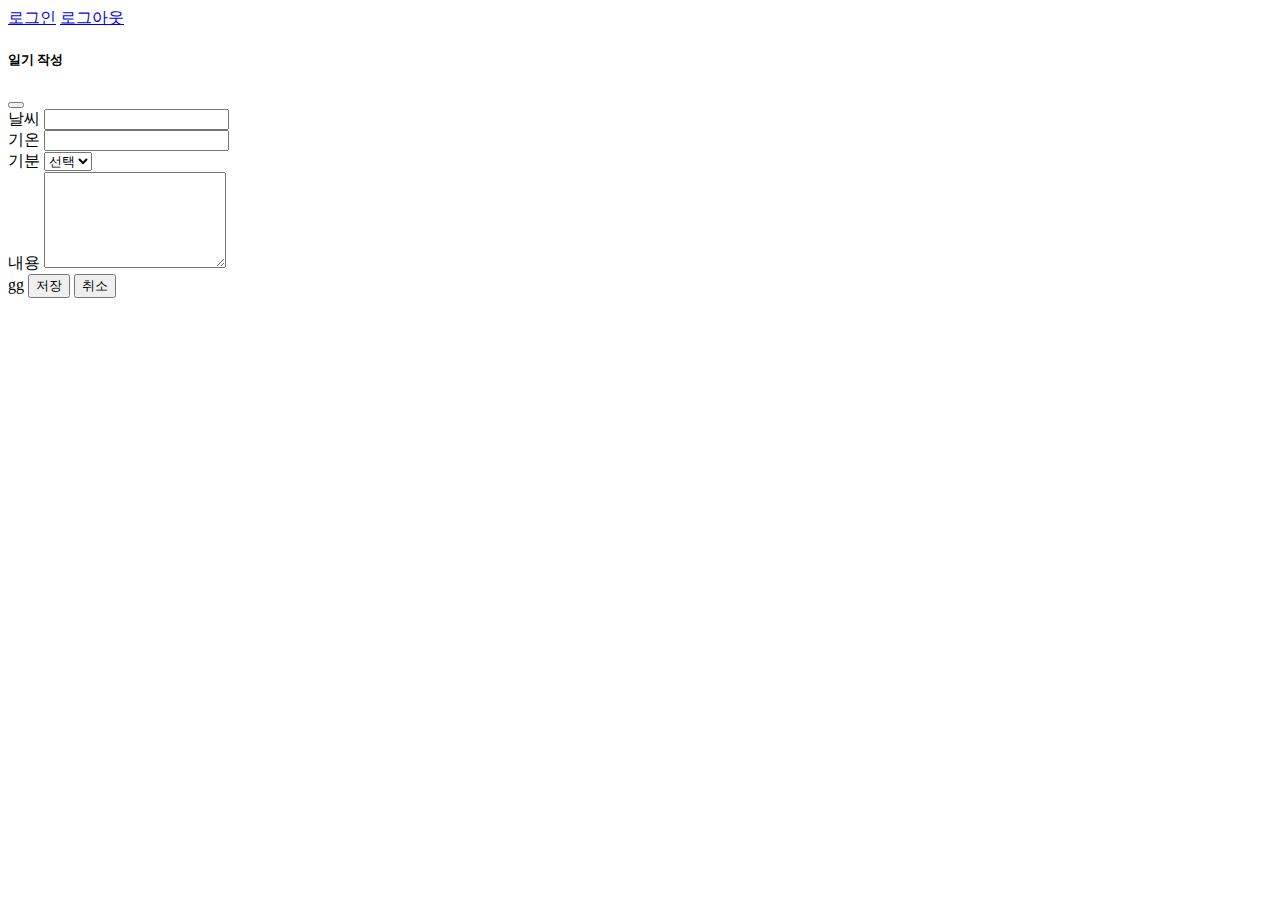
<file: coupleDiary/src/main/resources/templates/원본.html>
<!DOCTYPE html>
<html lang="en">
<head>
    <meta charset="UTF-8">
    <title><!DOCTYPE html>
        <html lang="en" xmlns:th="http://www.thymeleaf.org"
        xmlns:sec="http://www.thymeleaf.org/extras/spring-security">
        <script src='https://cdn.jsdelivr.net/npm/fullcalendar@6.1.19/index.global.min.js'></script>
        <link href="https://cdn.jsdelivr.net/npm/bootstrap@5.3.2/dist/css/bootstrap.min.css" rel="stylesheet"/>
        <script src="https://cdn.jsdelivr.net/npm/bootstrap@5.3.2/dist/js/bootstrap.bundle.min.js"></script>
        <script src="https://cdn.jsdelivr.net/npm/fullcalendar@6.1.19/index.global.min.js"></script>

        <head>
        <meta charset="UTF-8">
        <title>🧑🏻‍❤️‍🧑🏻coupleDiary🧑🏻‍❤️‍🧑🏻</title>
</head>
<body>
<div id="body-frame">
    <!-- 로그인 안 한 사용자 -->
    <a href="/loginPage" sec:authorize="isAnonymous()">로그인</a>
    <!-- 로그인 한 사용자 -->
    <a href="/logout" sec:authorize="isAuthenticated()">로그아웃</a>

</div>
<div id="demo-mobile-month-view"></div>
<!-- 달력 -->

<!-- 플래시 메시지 출력 -->
<div th:if="${msg}" class="alert alert-success" th:text="${msg}"></div>
<div id='calendar'></div>
<div class="modal fade" id="diaryModal" tabindex="-1" aria-hidden="true">
    <div class="modal-dialog">
        <form id="diaryForm" class="modal-content">
            <div class="modal-header">
                <h5 class="modal-title">일기 작성 <span id="modalDateLabel"></span></h5>
                <button type="button" class="btn-close" data-bs-dismiss="modal"></button>
            </div>
            <div class="modal-body">
                <input type="hidden" id="diaryId"/>
                <input type="hidden" id="diaryDate"/>
                <div class="mb-3">
                    <label class="form-label">날씨</label>
                    <input id="weatherInput" class="form-control"/>
                </div>
                <div class="mb-3">
                    <label class="form-label">기온</label>
                    <input id="tempInput" type="number" step="0.1" class="form-control"/>
                </div>
                <div class="mb-3">
                    <label class="form-label">기분</label>
                    <select id="moodInput" class="form-select">
                        <option value="">선택</option>
                        <option>좋음</option>
                        <option>보통</option>
                        <option>나쁨</option>
                    </select>
                </div>
                <div class="mb-3">
                    <label class="form-label">내용</label>
                    <textarea id="contentInput" rows="6" class="form-control"></textarea>
                </div>
            </div>
            <div class="modal-footer">
                <button type="button" id="deleteBtn" class="btn btn-danger" style="display:none">삭제</button>
                gg
                <button type="submit" class="btn btn-primary">저장</button>
                <button type="button" class="btn btn-secondary" data-bs-dismiss="modal">취소</button>
            </div>
        </form>
    </div>
</div>
<script>
    document.addEventListener('DOMContentLoaded', function () {
        var calendarEl = document.getElementById('calendar');
        const modal = new bootstrap.Modal(document.getElementById('diaryModal'));

        async function isAuthenticated() {
            const res = await fetch("/CheckAuth", {
                method: 'GET',
                credentials: 'include', // 쿠키 자동 포함 (JWT가 쿠키에 있으니까 필수)
                headers: {'Accept': 'application/json'}
            });
            console.log("[CheckAuth]:  " + res.status);
            return res.ok;
        }

        // form inputs
        const idInput = document.getElementById('diaryId');
        const dateInput = document.getElementById('diaryDate');
        const dateLabel = document.getElementById('modalDateLabel');
        const weatherInput = document.getElementById('weatherInput');
        const tempInput = document.getElementById('tempInput');
        const moodInput = document.getElementById('moodInput');
        const contentInput = document.getElementById('contentInput');
        const deleteBtn = document.getElementById('deleteBtn');

        var calendar = new FullCalendar.Calendar(calendarEl, {
            initialView: 'dayGridMonth',
            dateClick: async (info) => {
                const authed = await isAuthenticated();
                if (!authed) {
                    if (confirm("로그인이 필요한 기능입니다. 로그인페이지로 이동할까요?")) {
                        location.href = "/loginPage";
                    }
                    return;
                }
                //글 있는 지 없는지 여부도 체크
                const clickedDate = info.dateStr; // YYYY-MM-DD
                console.log("cc"+clickedDate);
                dateLabel.textContent = clickedDate;
                dateInput.value = clickedDate;
                idInput.value = '';
                deleteBtn.style.display = 'none';
                contentInput.value = '';
                moodInput.value = '';
                tempInput.value = '';
                weatherInput.value = '';

                //서버에서 날씨 정보가져오기
                try {
                    const w = await fetch(`/diary/getWeather?date=${clickedDate}`, {
                        credentials: 'include',

                    });
                    console.log(clickedDate);
                    if (w.ok) {
                        const data = await w.json();
                        console.log("가져온 데이터" + data);

                        // 1) OpenWeatherMap 원본(JSON) 형태 대응
                        const owWeather = data?.weather?.[0]?.main;          // ex) "Clouds"
                        const owTempK = data?.main?.temp;                  // ex) 293.28 (K)
                        const owTempC = typeof owTempK === 'number' ? +(owTempK - 273.15).toFixed(1) : null;

                        // 2) 서버가 DateWeather/DTO로 내려줄 수도 있을 때(백엔드가 바뀌어도 안전하게)
                        const dtoWeather = data?.weather || data?.main;      // ex) "Clear" or "Clouds"
                        const dtoTempC = (typeof data?.temperature === 'number') ? data.temperature
                            : (typeof data?.temp === 'number') ? data.temp
                                : null;

                        // 3) 최종 값 선택(원본 우선, 없으면 DTO 값)
                        const weatherVal = owWeather ?? dtoWeather ?? '정보없음';
                        const tempVal = (owTempC ?? dtoTempC);

                        weatherInput.value = weatherVal;
                        tempInput.value = (tempVal != null) ? tempVal : '정보없음';
                    }

                } catch (err) {
                    console.log(err);
                    alert("에러가 발생했습니다");
                }
                modal.show();
            }
        });
        calendar.render();


        document.getElementById("diaryForm").addEventListener("submit", async (e) => {
            e.preventDefault();

            const diaryData = {
                date: dateInput.value,
                weather: weatherInput.value,
                temperature: parseFloat(tempInput.value) || 0,
                mood: moodInput.value,
                content: contentInput.value
            };

            try {
                const res = await fetch("/diary/save", {
                    method: "POST",
                    headers: {"Content-Type": "application/json"},
                    body: JSON.stringify(diaryData),
                    credentials: 'include'
                });

                if (res.ok) {
                    alert("저장 성공!");
                    modal.hide();
                    calendar.refetchEvents(); // 이벤트 다시 로드
                } else {
                    alert("저장 실패");
                }
            } catch (err) {
                console.error(err);
                alert("에러 발생!");
            }
        });

    });


</script>
</body>
</html></title>
</head>
<body>

</body>
</html>
</file>
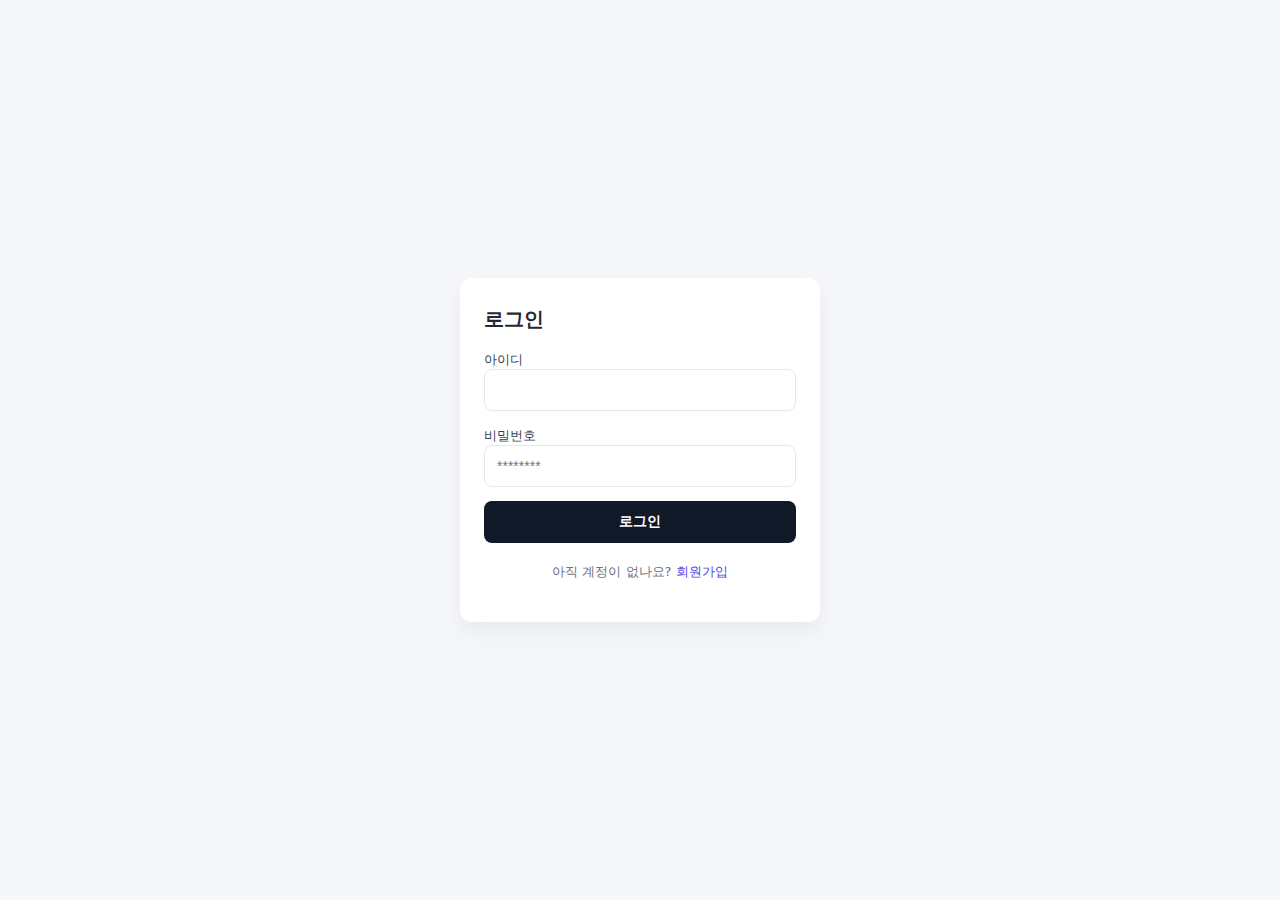
<file: coupleDiary/src/main/resources/templates/user/loginPage.html>
<!DOCTYPE html>
<html lang="ko">
<head>
    <meta charset="UTF-8"/>
    <meta name="viewport" content="width=device-width, initial-scale=1"/>
    <title>로그인</title>
    <style>
        :root {
            --card-w: 360px;
        }

        * {
            box-sizing: border-box;
        }

        body {
            margin: 0;
            font-family: system-ui, -apple-system, Segoe UI, Roboto, sans-serif;
            background: #f6f7fb;
            color: #1f2937;
            display: grid;
            place-items: center;
            min-height: 100vh;
        }

        .card {
            width: min(92vw, var(--card-w));
            padding: 28px 24px;
            background: #fff;
            border-radius: 12px;
            box-shadow: 0 10px 24px rgba(0, 0, 0, .06);
        }

        h1 {
            font-size: 20px;
            margin: 0 0 16px;
        }

        form {
            display: grid;
            gap: 14px;
        }

        label {
            font-size: 13px;
            color: #374151;
        }

        input[type="text"],
        input[type="password"] {
            width: 100%;
            padding: 12px 12px;
            border: 1px solid #e5e7eb;
            border-radius: 8px;
            font-size: 14px;
            outline: none;
        }

        input:focus {
            border-color: #6366f1;
            box-shadow: 0 0 0 3px rgba(99, 102, 241, .15);
        }

        .row {
            display: flex;
            align-items: center;
            justify-content: space-between;
        }

        .row label {
            display: inline-flex;
            gap: 8px;
            align-items: center;
        }

        button {
            width: 100%;
            padding: 12px;
            border: 0;
            border-radius: 8px;
            cursor: pointer;
            background: #111827;
            color: #fff;
            font-weight: 600;
            font-size: 14px;
        }

        .muted {
            font-size: 13px;
            color: #6b7280;
            text-align: center;
            margin-top: 6px;
        }

        a {
            color: #4f46e5;
            text-decoration: none;
        }

        a:hover {
            text-decoration: underline;
        }
    </style>
</head>
<body>
<main class="card" role="main" aria-labelledby="title">
    <h1 id="title">로그인</h1>
    <form id="loginForm">
        <div>
            <label for="id">아이디</label>
            <input id="id" name="id" type="text" inputmode="email" required/>
        </div>

        <div>
            <label for="password">비밀번호</label>
            <input id="password" name="password" type="password"
                   placeholder="********" autocomplete="current-password" required/>
        </div>

        <button type="submit">로그인</button>
        <p class="muted">아직 계정이 없나요? <a href="/joinPage">회원가입</a></p>
    </form>
</main>
<script>
    document.getElementById('loginForm').addEventListener('submit', async (e) => {
        e.preventDefault();
        const body = JSON.stringify({
            userId: document.getElementById('id').value,
            password: document.getElementById('password').value
        });
        const res = await fetch('/signin', {method: 'POST', headers: {'Content-Type': 'application/json'}, body});
        if (res.ok) {

            window.location.href = '/';
        }

    });
</script>
</body>
</html>
</file>
